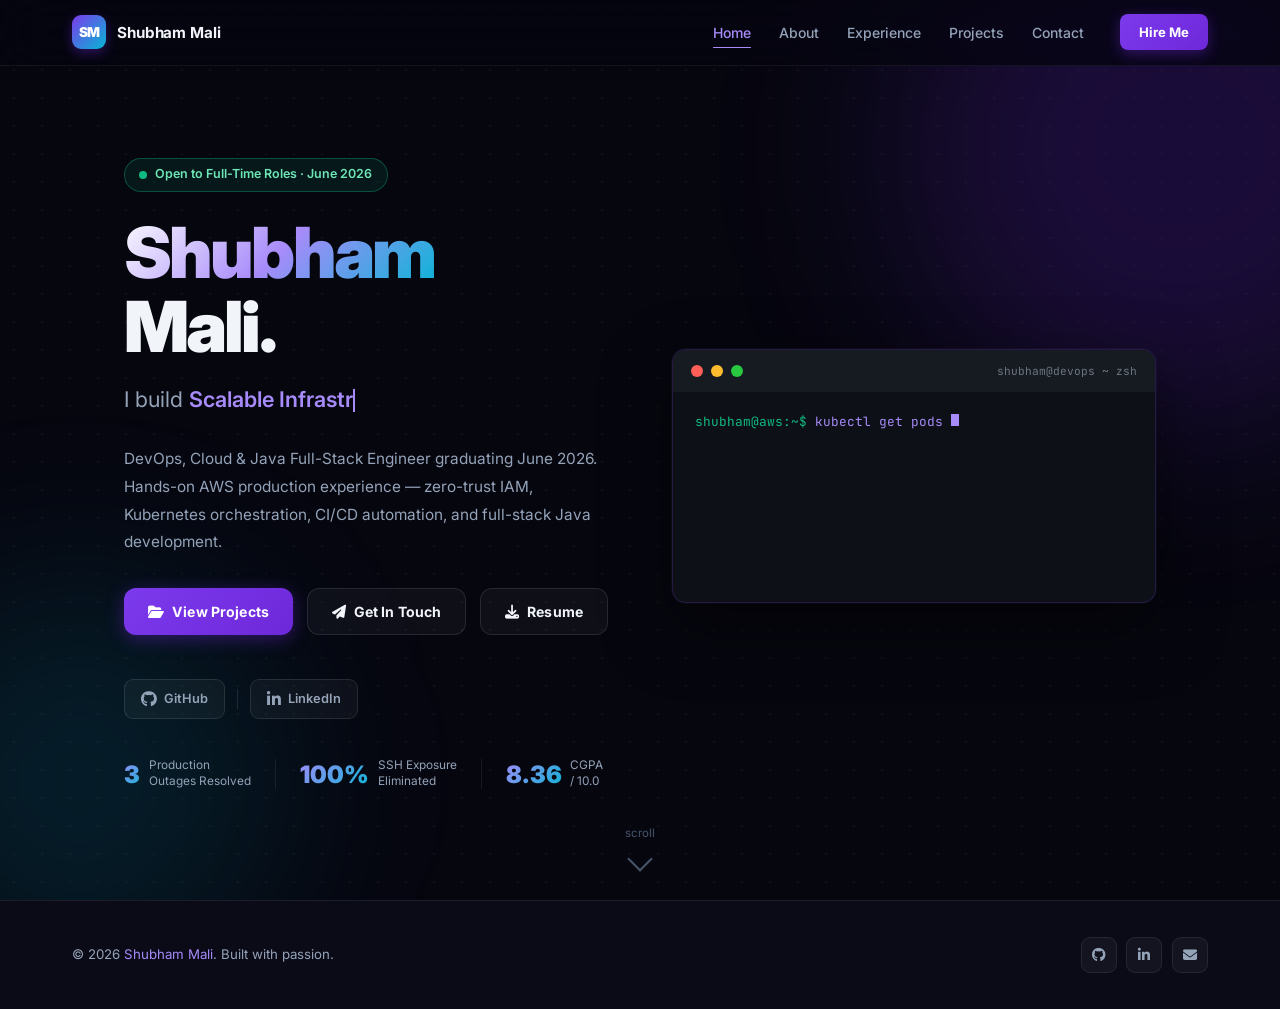
<file: index.html>
<!DOCTYPE html>
<html lang="en">
<head>
  <meta charset="UTF-8">
  <meta name="viewport" content="width=device-width, initial-scale=1.0">
  <title>Shubham Mali — DevOps &amp; Java Full-Stack Engineer</title>
  <meta name="description" content="Shubham Mali – DevOps, Cloud & Java Full-Stack Engineer. AWS, Kubernetes, CI/CD, Spring Boot.">
  <link rel="stylesheet" href="css/portfolio.css">
  <link rel="stylesheet" href="https://cdnjs.cloudflare.com/ajax/libs/font-awesome/6.4.0/css/all.min.css">
  <style>
    /* ── Hero ── */
    .hero {
      min-height: 100vh;
      display: flex; align-items: center;
      position: relative; overflow: hidden;
      padding: 100px 0 3rem;
    }
    .orb-violet { width: 560px; height: 560px; top: -130px; right: -180px; }
    .orb-cyan   { width: 400px; height: 400px; bottom: -80px; left: -120px; }

    .hero-grid {
      display: grid;
      grid-template-columns: 1fr 1fr;
      gap: 4rem; align-items: center;
      position: relative; z-index: 1;
    }

    /* ── Left text ── */
    .hero-badge {
      display: inline-flex; align-items: center; gap: 0.5rem;
      background: rgba(16,185,129,0.1); border: 1px solid rgba(16,185,129,0.35);
      color: #6EE7B7; padding: 0.35rem 0.9rem; border-radius: 50px;
      font-size: 0.78rem; font-weight: 600; margin-bottom: 1.5rem;
    }
    .hero-badge-dot {
      width: 8px; height: 8px; background: #10B981;
      border-radius: 50%; animation: blink 1.4s ease-in-out infinite;
    }

    .hero h1 {
      font-size: clamp(2.4rem, 5.5vw, 4.5rem);
      font-weight: 900; letter-spacing: -0.04em;
      line-height: 1.06; margin-bottom: 1.1rem;
    }

    .hero-role {
      font-size: clamp(1rem, 2.2vw, 1.35rem);
      color: var(--muted); margin-bottom: 1.5rem;
      font-weight: 400; min-height: 1.8em;
    }
    .hero-role .typed { color: var(--primary-lt); font-weight: 600; }
    #cursor-blink {
      display: inline-block; width: 2px; height: 1.1em;
      background: var(--primary-lt); vertical-align: text-bottom;
      animation: blink 0.9s step-end infinite;
    }

    .hero-desc {
      color: var(--muted); line-height: 1.8;
      margin-bottom: 2rem; max-width: 480px; font-size: 0.96rem;
    }

    .hero-actions {
      display: flex; gap: 0.85rem; flex-wrap: wrap; margin-bottom: 2.75rem;
    }

    /* Stat pills */
    .hero-stats { display: flex; gap: 1.5rem; flex-wrap: wrap; align-items: center; }
    .stat-pill  { display: flex; align-items: center; gap: 0.55rem; }
    .stat-pill .num {
      font-size: 1.5rem; font-weight: 900;
      background: linear-gradient(135deg, var(--primary-lt), var(--cyan));
      -webkit-background-clip: text; -webkit-text-fill-color: transparent; background-clip: text;
    }
    .stat-pill .lbl { font-size: 0.74rem; color: var(--muted); line-height: 1.35; }
    .stat-sep  { width: 1px; height: 30px; background: var(--border); }

    /* ── Right terminal ── */
    .terminal-wrap { animation: floatY 4.5s ease-in-out infinite; }
    .terminal {
      background: #0d1117; border-radius: 14px;
      border: 1px solid rgba(124,58,237,0.22);
      box-shadow: 0 24px 64px rgba(0,0,0,0.5), 0 0 0 1px rgba(255,255,255,0.03);
      overflow: hidden; font-family: 'JetBrains Mono', monospace;
    }
    .term-bar {
      background: #161b22; padding: 0.75rem 1.1rem;
      display: flex; align-items: center; gap: 0.5rem;
    }
    .td { width: 12px; height: 12px; border-radius: 50%; }
    .td.r { background: #FF5F57; } .td.y { background: #FFBD2E; } .td.g { background: #28C840; }
    .term-title { margin-left: auto; font-size: 0.7rem; color: #6e7681; }
    .term-body { padding: 1.1rem 1.4rem; min-height: 210px; font-size: 0.8rem; line-height: 1.9; }
    .tl { display: flex; gap: 0.5rem; align-items: baseline; }
    .tp { color: #10B981; white-space: nowrap; }
    .tc { color: #A78BFA; }
    .to { color: #6e7681; padding-left: 1rem; }
    .tk { color: #79C0FF; } .tv { color: #A5D6FF; }
    .tok { color: #28C840; } .twarn { color: #FFBD2E; }
    .tcur { display: inline-block; width: 8px; height: 0.9em; background: #A78BFA; animation: blink 1s step-end infinite; vertical-align: text-bottom; }

    /* ── Social strip ── */
    .hero-social {
      display: flex; gap: 0.75rem; align-items: center; margin-bottom: 2.25rem;
    }
    .hero-social a {
      display: inline-flex; align-items: center; gap: 0.45rem;
      padding: 0.5rem 1rem; border-radius: 9px;
      border: 1px solid rgba(255,255,255,0.1);
      background: rgba(255,255,255,0.04);
      color: var(--muted); text-decoration: none;
      font-size: 0.8rem; font-weight: 600;
      transition: all 0.22s;
    }
    .hero-social a:hover {
      border-color: rgba(139,92,246,0.5);
      color: var(--primary-lt);
      background: rgba(109,40,217,0.1);
      transform: translateY(-2px);
    }
    .hero-social a i { font-size: 1rem; }
    .hero-social .sep {
      width: 1px; height: 20px; background: rgba(255,255,255,0.1);
    }
    .scroll-hint {
      position: absolute; bottom: 2rem; left: 50%; transform: translateX(-50%);
      display: flex; flex-direction: column; align-items: center; gap: 0.45rem;
      color: var(--subtle); font-size: 0.72rem;
    }
    .scroll-hint .arrow {
      width: 18px; height: 18px;
      border-right: 2px solid var(--subtle); border-bottom: 2px solid var(--subtle);
      transform: rotate(45deg); animation: floatY 1.6s ease-in-out infinite;
    }

    /* ─── RESPONSIVE ─── */
    @media (max-width: 900px) {
      .hero { padding-top: 90px; }
      .hero-grid { grid-template-columns: 1fr; gap: 0; }
      .terminal-wrap { display: none; }
      .hero-desc { max-width: 100%; }
    }
    @media (max-width: 600px) {
      .hero h1 { font-size: clamp(2rem, 9vw, 2.8rem); }
      .hero-actions { flex-direction: column; }
      .hero-actions .btn { justify-content: center; }
      .hero-stats { gap: 1rem; }
      .stat-sep  { display: none; }
      .scroll-hint { display: none; }
    }
  </style>
</head>
<body>
<div id="scrollBar"></div>

<!-- NAV -->
<nav id="nav">
  <div class="nav-inner">
    <a href="index.html" class="nav-logo">
      <div class="nav-logo-badge">SM</div>
      <span class="nav-logo-name">Shubham Mali</span>
    </a>
    <ul class="nav-links" id="navLinks">
      <li><a href="index.html" class="active">Home</a></li>
      <li><a href="about.html">About</a></li>
      <li><a href="experience.html">Experience</a></li>
      <li><a href="projects.html">Projects</a></li>
      <li><a href="contact.html">Contact</a></li>
    </ul>
    <div class="nav-cta">
      <a href="contact.html" class="btn-hire">Hire Me</a>
    </div>
    <button class="hamburger" id="hamburger" aria-label="Toggle navigation">
      <span></span><span></span><span></span>
    </button>
  </div>
</nav>

<!-- HERO -->
<section class="hero dot-grid">
  <div class="orb orb-violet"></div>
  <div class="orb orb-cyan"></div>
  <div class="container">
    <div class="hero-grid">

      <!-- Left: Text -->
      <div class="hero-left">
        <div class="hero-badge anim-1">
          <div class="hero-badge-dot"></div>
          Open to Full-Time Roles · June 2026
        </div>

        <h1 class="anim-2">
          <span class="grad-text">Shubham</span><br>Mali.
        </h1>

        <p class="hero-role anim-3">
          I build <span class="typed" id="typeRole"></span><span id="cursor-blink"></span>
        </p>

        <p class="hero-desc anim-4">
          DevOps, Cloud &amp; Java Full-Stack Engineer graduating June 2026.
          Hands-on AWS production experience — zero-trust IAM, Kubernetes orchestration,
          CI/CD automation, and full-stack Java development.
        </p>

        <div class="hero-actions anim-5">
          <a href="projects.html" class="btn btn-primary">
            <i class="fas fa-folder-open"></i> View Projects
          </a>
          <a href="contact.html" class="btn btn-ghost">
            <i class="fas fa-paper-plane"></i> Get In Touch
          </a>
          <a href="assets/Shubham_Mali_Resume.pdf" class="btn btn-ghost" download>
            <i class="fas fa-download"></i> Resume
          </a>
        </div>

        <!-- Social links -->
        <div class="hero-social anim-5">
          <a href="https://github.com/Shubhamx18" target="_blank">
            <i class="fab fa-github"></i> GitHub
          </a>
          <div class="sep"></div>
          <a href="https://www.linkedin.com/in/shubham-mali-498362352" target="_blank">
            <i class="fab fa-linkedin-in"></i> LinkedIn
          </a>
        </div>

        <div class="hero-stats anim-5">
          <div class="stat-pill">
            <span class="num">3</span>
            <span class="lbl">Production<br>Outages Resolved</span>
          </div>
          <div class="stat-sep"></div>
          <div class="stat-pill">
            <span class="num">100%</span>
            <span class="lbl">SSH Exposure<br>Eliminated</span>
          </div>
          <div class="stat-sep"></div>
          <div class="stat-pill">
            <span class="num">8.36</span>
            <span class="lbl">CGPA<br>/ 10.0</span>
          </div>
        </div>
      </div>

      <!-- Right: Terminal -->
      <div class="terminal-wrap anim-3">
        <div class="terminal">
          <div class="term-bar">
            <div class="td r"></div><div class="td y"></div><div class="td g"></div>
            <span class="term-title">shubham@devops ~ zsh</span>
          </div>
          <div class="term-body">
            <div class="tl">
              <span class="tp">shubham@aws:~$</span>
              <span class="tc" id="tCmd"></span>
              <span class="tcur" id="tCursor"></span>
            </div>
            <div id="tOut"></div>
          </div>
        </div>
      </div>

    </div>
  </div>
  <div class="scroll-hint">
    <span>scroll</span><div class="arrow"></div>
  </div>
</section>

<!-- FOOTER -->
<footer>
  <div class="footer-inner">
    <div class="footer-left">
      <p>&copy; 2026 <span>Shubham Mali</span>. Built with passion.</p>
    </div>
    <div class="footer-social">
      <a href="https://github.com/Shubhamx18" target="_blank" title="GitHub"><i class="fab fa-github"></i></a>
      <a href="https://www.linkedin.com/in/shubham-mali-498362352" target="_blank" title="LinkedIn"><i class="fab fa-linkedin-in"></i></a>
      <a href="mailto:shubhamx2004s@gmail.com" title="Email"><i class="fas fa-envelope"></i></a>
    </div>
  </div>
</footer>

<script>
  // Scroll progress + nav shrink
  window.addEventListener('scroll', () => {
    const pct = window.scrollY / (document.documentElement.scrollHeight - window.innerHeight) * 100;
    document.getElementById('scrollBar').style.width = pct + '%';
    document.getElementById('nav').classList.toggle('scrolled', window.scrollY > 40);
  });

  // Hamburger
  const hbg = document.getElementById('hamburger');
  hbg.addEventListener('click', () => {
    hbg.classList.toggle('open');
    document.getElementById('navLinks').classList.toggle('open');
  });
  // Close on link click (mobile)
  document.querySelectorAll('.nav-links a').forEach(a => {
    a.addEventListener('click', () => {
      hbg.classList.remove('open');
      document.getElementById('navLinks').classList.remove('open');
    });
  });

  // Typewriter — roles
  const roles = [
    'Scalable Infrastructure.',
    'CI/CD Pipelines.',
    'Java Full-Stack Apps.',
    'Cloud-Native Systems.',
    'DevSecOps Solutions.',
    'Kubernetes Platforms.',
  ];
  let ri = 0, ci = 0, del = false;
  function typeRole() {
    const el = document.getElementById('typeRole');
    const r = roles[ri];
    el.textContent = del ? r.slice(0, ci - 1) : r.slice(0, ci + 1);
    del ? ci-- : ci++;
    if (!del && ci === r.length) { del = true; setTimeout(typeRole, 1800); return; }
    if (del && ci === 0) { del = false; ri = (ri + 1) % roles.length; }
    setTimeout(typeRole, del ? 42 : 88);
  }
  typeRole();

  // Terminal sequences
  const seqs = [
    {
      cmd: 'kubectl get pods -n luminary',
      out: [
        '<span class="tk">NAME</span>                  <span class="tk">STATUS</span>   <span class="tk">READY</span>',
        'backend-7d9f8c-x2p   <span class="tok">Running</span>  2/2',
        'frontend-5b6d4f-m9k  <span class="tok">Running</span>  1/1',
        'postgres-0            <span class="tok">Running</span>  1/1',
      ]
    },
    {
      cmd: 'aws iam simulate-principal-policy',
      out: [
        '{ <span class="tk">"EvalDecision"</span>: <span class="tok">"allowed"</span>,',
        '  <span class="tk">"ZeroTrust"</span>:    <span class="tok">"enforced"</span>,',
        '  <span class="tk">"OpenSSH"</span>:     <span class="twarn">0 instances</span> }',
      ]
    },
    {
      cmd: 'mvn spring-boot:run',
      out: [
        '<span class="twarn">  .   ____          _            __ _ _</span>',
        '<span class="tok"> :: Spring Boot ::  (v3.2.0)</span>',
        'Started AppApplication in <span class="tok">1.847s</span>',
        'Listening on port <span class="tk">8080</span>',
      ]
    },
    {
      cmd: 'terraform apply -auto-approve',
      out: [
        'aws_s3_bucket.main:     <span class="tok">created</span>',
        'aws_cloudfront.cdn:     <span class="tok">created</span>',
        '<span class="tok">Apply complete! 6 added, 0 changed.</span>',
      ]
    },
  ];
  let si = 0;
  function runTerm() {
    const s = seqs[si % seqs.length];
    const cmd = document.getElementById('tCmd');
    const out = document.getElementById('tOut');
    const cur = document.getElementById('tCursor');
    cmd.textContent = ''; out.innerHTML = ''; cur.style.display = 'inline-block';
    let i = 0;
    const t = setInterval(() => {
      cmd.textContent += s.cmd[i++];
      if (i >= s.cmd.length) {
        clearInterval(t); cur.style.display = 'none';
        setTimeout(() => {
          s.out.forEach((l, li) => setTimeout(() => {
            const d = document.createElement('div');
            d.className = 'tl to'; d.innerHTML = l; out.appendChild(d);
          }, li * 160));
          setTimeout(() => { si++; runTerm(); }, s.out.length * 160 + 2600);
        }, 350);
      }
    }, 50);
  }
  setTimeout(runTerm, 700);
</script>
</body>
</html>
</file>
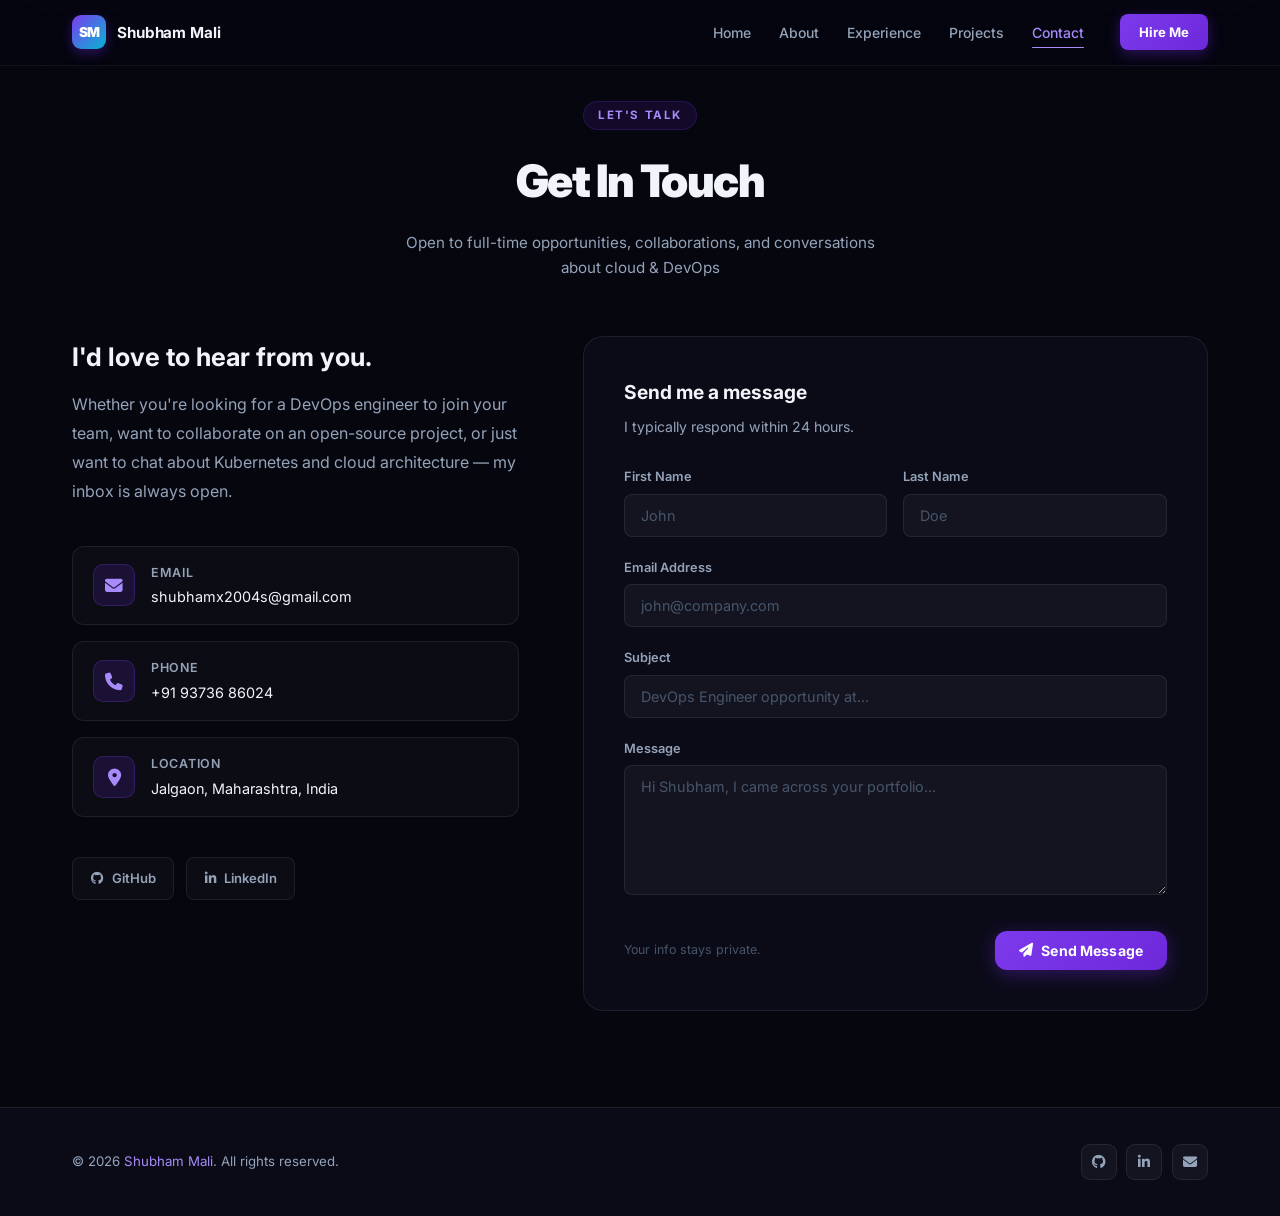
<file: contact.html>
<!DOCTYPE html>
<html lang="en">
<head>
  <meta charset="UTF-8">
  <meta name="viewport" content="width=device-width, initial-scale=1.0">
  <title>Contact — Shubham Mali</title>
  <meta name="description" content="Get in touch with Shubham Mali — DevOps Engineer.">
  <link rel="stylesheet" href="css/portfolio.css">
  <link rel="stylesheet" href="https://cdnjs.cloudflare.com/ajax/libs/font-awesome/6.4.0/css/all.min.css">
  <style>
    main { padding-top: 100px; padding-bottom: 6rem; }

    .contact-layout {
      display: grid;
      grid-template-columns: 1fr 1.4fr;
      gap: 4rem; align-items: start;
    }

    /* ── Left: info ── */
    .contact-info-col h3 {
      font-size: 1.6rem; font-weight: 700;
      margin-bottom: 0.75rem;
    }
    .contact-info-col > p {
      color: var(--muted); line-height: 1.8; margin-bottom: 2.5rem;
    }
    .contact-items { display: flex; flex-direction: column; gap: 1rem; margin-bottom: 2.5rem; }
    .contact-item {
      display: flex; align-items: center; gap: 1rem;
      background: var(--bg-card); border: 1px solid var(--border);
      border-radius: var(--radius); padding: 1rem 1.25rem;
      text-decoration: none; color: var(--text);
      transition: all 0.25s;
    }
    .contact-item:hover { border-color: rgba(124,58,237,0.4); transform: translateX(4px); }
    .contact-item-icon {
      width: 42px; height: 42px; border-radius: 10px;
      background: rgba(124,58,237,0.15); border: 1px solid rgba(124,58,237,0.25);
      display: flex; align-items: center; justify-content: center;
      font-size: 1.1rem; color: var(--primary-lt); flex-shrink: 0;
    }
    .contact-item-text h4 { font-size: 0.78rem; font-weight: 600; color: var(--muted); text-transform: uppercase; letter-spacing: 0.06em; }
    .contact-item-text p { font-size: 0.9rem; margin-top: 0.1rem; }

    /* social row */
    .social-row { display: flex; gap: 0.75rem; }
    .social-btn {
      display: flex; align-items: center; gap: 0.5rem;
      padding: 0.6rem 1.1rem; border-radius: 8px;
      background: var(--bg-card); border: 1px solid var(--border);
      color: var(--muted); text-decoration: none;
      font-size: 0.82rem; font-weight: 600;
      transition: all 0.2s;
    }
    .social-btn:hover { color: var(--text); border-color: rgba(124,58,237,0.4); }

    /* ── Right: form ── */
    .form-card {
      background: var(--bg-raised);
      border: 1px solid var(--border);
      border-radius: var(--radius-lg);
      padding: 2.5rem;
    }
    .form-card h3 { font-size: 1.2rem; font-weight: 700; margin-bottom: 0.4rem; }
    .form-card > p { color: var(--muted); font-size: 0.88rem; margin-bottom: 1.75rem; }

    .form-group { margin-bottom: 1.25rem; }
    .form-row { display: grid; grid-template-columns: 1fr 1fr; gap: 1rem; }
    label { display: block; font-size: 0.8rem; font-weight: 600; color: var(--muted); margin-bottom: 0.4rem; }
    input, textarea, select {
      width: 100%; background: rgba(255,255,255,0.04);
      border: 1px solid var(--border); border-radius: 8px;
      padding: 0.75rem 1rem; color: var(--text);
      font-family: 'Inter', sans-serif; font-size: 0.9rem;
      transition: border-color 0.2s;
      outline: none;
    }
    input:focus, textarea:focus {
      border-color: rgba(124,58,237,0.5);
      box-shadow: 0 0 0 3px rgba(124,58,237,0.1);
    }
    textarea { resize: vertical; min-height: 130px; }
    input::placeholder, textarea::placeholder { color: var(--subtle); }

    .form-submit {
      display: flex; align-items: center; justify-content: space-between;
      margin-top: 1.75rem;
    }
    .form-note { font-size: 0.78rem; color: var(--subtle); }

    /* success banner */
    .form-success {
      display: none; background: rgba(16,185,129,0.1);
      border: 1px solid rgba(16,185,129,0.3); border-radius: 8px;
      padding: 1rem 1.25rem; color: #6EE7B7; font-size: 0.88rem;
      margin-bottom: 1.25rem; align-items: center; gap: 0.6rem;
    }

    @media (max-width: 900px) {
      .contact-layout { grid-template-columns: 1fr; gap: 2rem; }
      .form-row { grid-template-columns: 1fr; }
    }
    @media (max-width: 600px) {
      .form-card { padding: 1.5rem 1.25rem; }
      .contact-info-col h3 { font-size: 1.35rem; }
      .social-row { flex-wrap: wrap; }
    }
  </style>
</head>
<body>
<div id="scrollBar"></div>

<nav id="nav">
  <div class="nav-inner">
    <a href="index.html" class="nav-logo">
      <div class="nav-logo-badge">SM</div>
      <span class="nav-logo-name">Shubham Mali</span>
    </a>
    <ul class="nav-links" id="navLinks">
      <li><a href="index.html">Home</a></li>
      <li><a href="about.html">About</a></li>
      <li><a href="experience.html">Experience</a></li>
      <li><a href="projects.html">Projects</a></li>
      <li><a href="contact.html" class="active">Contact</a></li>
    </ul>
    <div class="nav-cta" id="navCta"><a href="contact.html" class="btn-hire">Hire Me</a></div>
    <button class="hamburger" id="hamburger"><span></span><span></span><span></span></button>
  </div>
</nav>

<main>
  <div class="container">
    <div class="section-header anim-1">
      <div class="label">Let's Talk</div>
      <h2>Get In Touch</h2>
      <p>Open to full-time opportunities, collaborations, and conversations about cloud &amp; DevOps</p>
    </div>

    <div class="contact-layout">

      <!-- Left: info -->
      <div class="contact-info-col anim-2">
        <h3>I'd love to hear from you.</h3>
        <p>
          Whether you're looking for a DevOps engineer to join your team, want to collaborate on an
          open-source project, or just want to chat about Kubernetes and cloud architecture — my inbox
          is always open.
        </p>
        <div class="contact-items">
          <a href="mailto:shubhamx2004s@gmail.com" class="contact-item">
            <div class="contact-item-icon"><i class="fas fa-envelope"></i></div>
            <div class="contact-item-text">
              <h4>Email</h4>
              <p>shubhamx2004s@gmail.com</p>
            </div>
          </a>
          <a href="tel:+919373686024" class="contact-item">
            <div class="contact-item-icon"><i class="fas fa-phone"></i></div>
            <div class="contact-item-text">
              <h4>Phone</h4>
              <p>+91 93736 86024</p>
            </div>
          </a>
          <div class="contact-item" style="cursor:default">
            <div class="contact-item-icon"><i class="fas fa-map-marker-alt"></i></div>
            <div class="contact-item-text">
              <h4>Location</h4>
              <p>Jalgaon, Maharashtra, India</p>
            </div>
          </div>
        </div>
        <div class="social-row">
          <a href="https://github.com/Shubhamx18" target="_blank" class="social-btn"><i class="fab fa-github"></i> GitHub</a>
          <a href="https://www.linkedin.com/in/shubham-mali-498362352" target="_blank" class="social-btn"><i class="fab fa-linkedin-in"></i> LinkedIn</a>
        </div>
      </div>

      <!-- Right: form -->
      <div class="form-card anim-3">
        <h3>Send me a message</h3>
        <p>I typically respond within 24 hours.</p>

        <div class="form-success" id="formSuccess">
          <i class="fas fa-circle-check"></i>
          Message sent! I'll get back to you soon.
        </div>

        <form id="contactForm" action="mailto:shubhamx2004s@gmail.com" method="GET" enctype="text/plain">
          <div class="form-row">
            <div class="form-group">
              <label for="fname">First Name</label>
              <input type="text" id="fname" name="firstname" placeholder="John" required>
            </div>
            <div class="form-group">
              <label for="lname">Last Name</label>
              <input type="text" id="lname" name="lastname" placeholder="Doe">
            </div>
          </div>
          <div class="form-group">
            <label for="email">Email Address</label>
            <input type="email" id="email" name="email" placeholder="john@company.com" required>
          </div>
          <div class="form-group">
            <label for="subject">Subject</label>
            <input type="text" id="subject" name="subject" placeholder="DevOps Engineer opportunity at...">
          </div>
          <div class="form-group">
            <label for="message">Message</label>
            <textarea id="message" name="body" placeholder="Hi Shubham, I came across your portfolio..."></textarea>
          </div>
          <div class="form-submit">
            <span class="form-note">Your info stays private.</span>
            <button type="submit" class="btn btn-primary">
              <i class="fas fa-paper-plane"></i> Send Message
            </button>
          </div>
        </form>
      </div>

    </div>
  </div>
</main>

<footer>
  <div class="footer-inner">
    <div class="footer-left"><p>&copy; 2026 <span>Shubham Mali</span>. All rights reserved.</p></div>
    <div class="footer-social">
      <a href="https://github.com/Shubhamx18" target="_blank"><i class="fab fa-github"></i></a>
      <a href="https://www.linkedin.com/in/shubham-mali-498362352" target="_blank"><i class="fab fa-linkedin-in"></i></a>
      <a href="mailto:shubhamx2004s@gmail.com"><i class="fas fa-envelope"></i></a>
    </div>
  </div>
</footer>

<script>
  window.addEventListener('scroll', () => {
    document.getElementById('scrollBar').style.width =
      (window.scrollY / (document.documentElement.scrollHeight - window.innerHeight) * 100) + '%';
    document.getElementById('nav').classList.toggle('scrolled', window.scrollY > 40);
  });
  const hbg = document.getElementById('hamburger');
  hbg.addEventListener('click', () => {
    hbg.classList.toggle('open');
    document.getElementById('navLinks').classList.toggle('open');
  });
  document.querySelectorAll('.nav-links a').forEach(a =>
    a.addEventListener('click', () => { hbg.classList.remove('open'); document.getElementById('navLinks').classList.remove('open'); })
  );
  // Scroll reveal
  const revealObs = new IntersectionObserver(entries => {
    entries.forEach(e => { if (e.isIntersecting) { e.target.classList.add('revealed'); revealObs.unobserve(e.target); } });
  }, { threshold: 0.12 });
  document.querySelectorAll('.reveal').forEach(el => revealObs.observe(el));
</script>
</body>
</html>
</file>
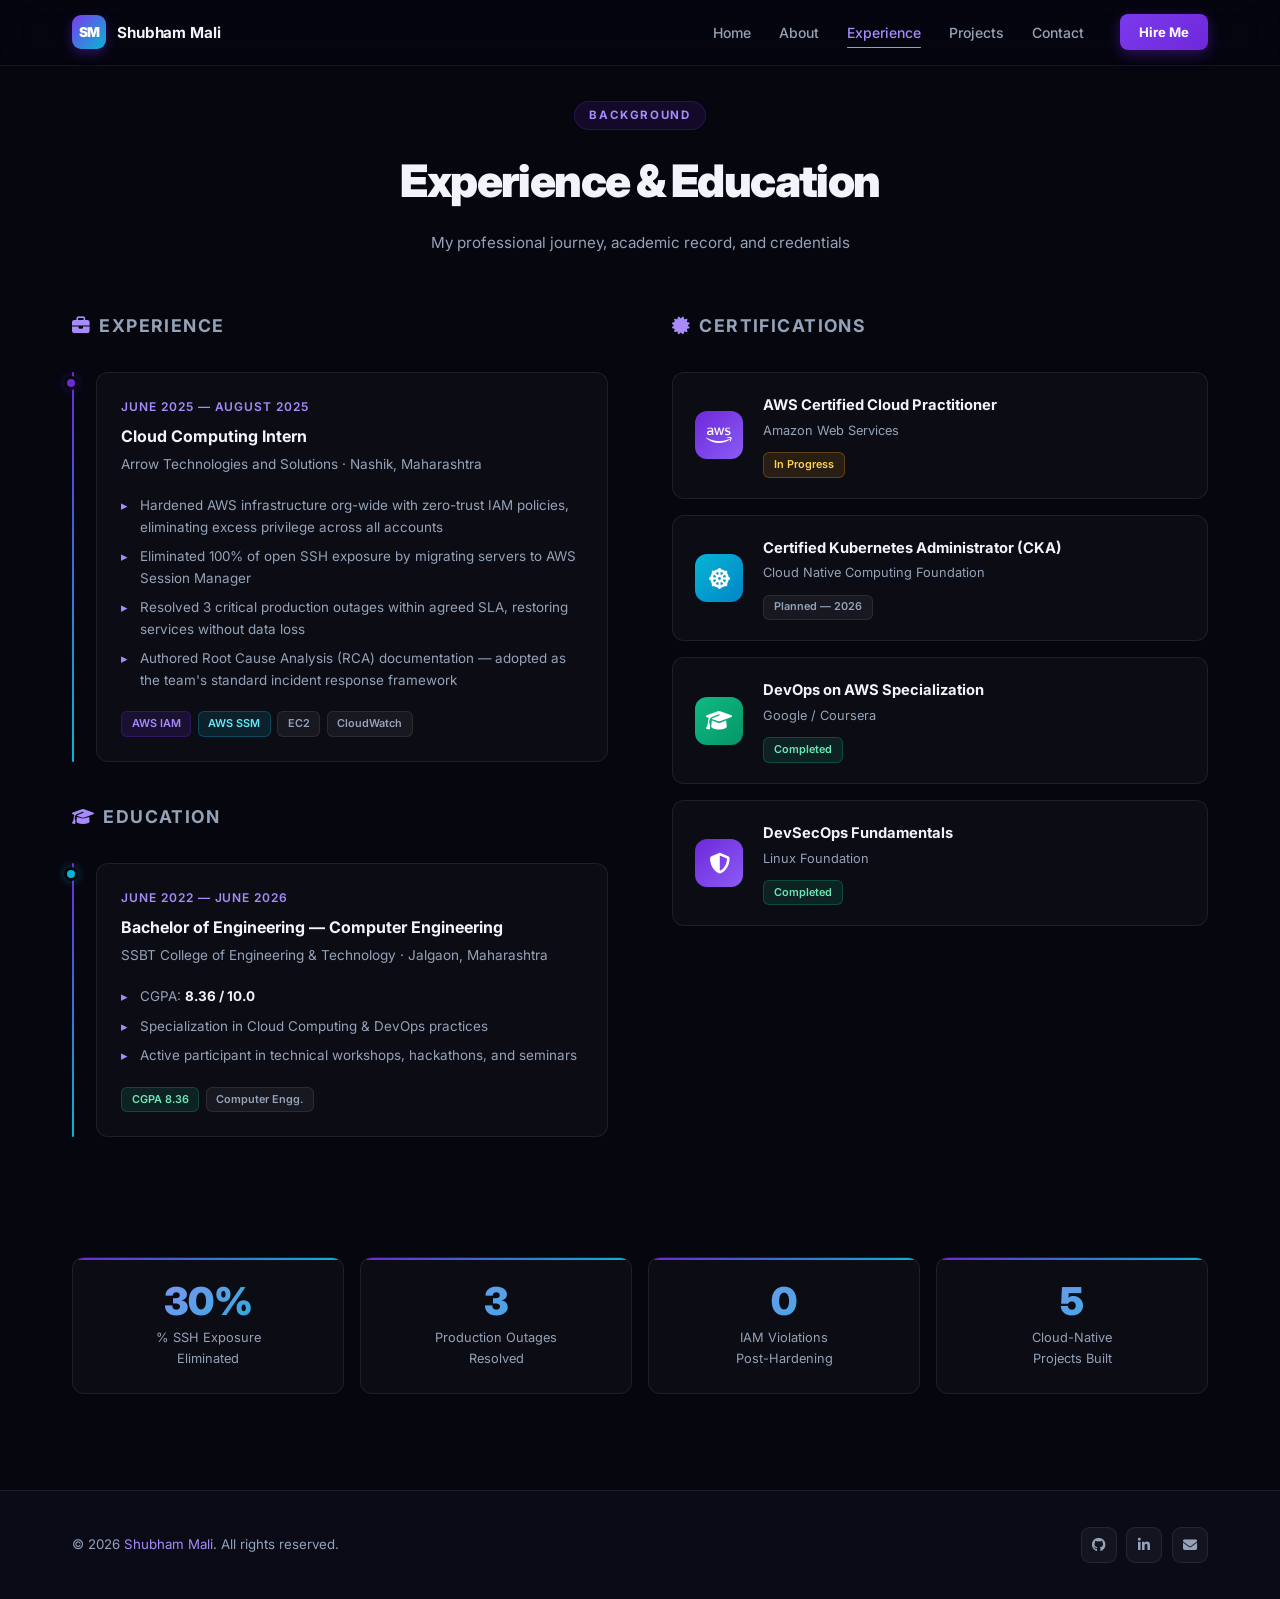
<file: experience.html>
<!DOCTYPE html>
<html lang="en">
<head>
  <meta charset="UTF-8">
  <meta name="viewport" content="width=device-width, initial-scale=1.0">
  <title>Experience — Shubham Mali</title>
  <meta name="description" content="Experience, education, and certifications of Shubham Mali.">
  <link rel="stylesheet" href="css/portfolio.css">
  <link rel="stylesheet" href="https://cdnjs.cloudflare.com/ajax/libs/font-awesome/6.4.0/css/all.min.css">
  <style>
    main { padding-top: 100px; padding-bottom: 6rem; }

    .exp-layout {
      display: grid;
      grid-template-columns: 1fr 1fr;
      gap: 4rem;
    }

    /* ── Timeline ── */
    .timeline-col h3 { font-size: 1.1rem; font-weight: 700; color: var(--muted); text-transform: uppercase; letter-spacing: 0.08em; margin-bottom: 2rem; }
    .timeline { position: relative; padding-left: 1.5rem; }
    .timeline::before {
      content: '';
      position: absolute; left: 0; top: 0; bottom: 0;
      width: 2px;
      background: linear-gradient(to bottom, var(--primary), var(--cyan));
      border-radius: 1px;
    }
    .tl-item { position: relative; margin-bottom: 2.5rem; }
    .tl-dot {
      position: absolute; left: -2rem;
      width: 14px; height: 14px; border-radius: 50%;
      background: var(--primary); border: 3px solid var(--bg);
      top: 4px;
      box-shadow: 0 0 10px var(--primary-glow);
    }
    .tl-card {
      background: var(--bg-card);
      border: 1px solid var(--border);
      border-radius: var(--radius);
      padding: 1.5rem;
      transition: all 0.25s;
    }
    .tl-card:hover {
      border-color: rgba(124,58,237,0.35);
      transform: translateX(4px);
    }
    .tl-date {
      font-size: 0.75rem; font-weight: 600;
      color: var(--primary-lt); text-transform: uppercase;
      letter-spacing: 0.08em; margin-bottom: 0.4rem;
    }
    .tl-card h4 { font-size: 1rem; font-weight: 700; margin-bottom: 0.2rem; }
    .tl-card .org { color: var(--muted); font-size: 0.85rem; margin-bottom: 1rem; }
    .tl-card ul { list-style: none; padding: 0; }
    .tl-card li {
      color: var(--muted); font-size: 0.84rem; line-height: 1.6;
      padding: 0.25rem 0 0.25rem 1.2rem; position: relative;
    }
    .tl-card li::before {
      content: '▸'; position: absolute; left: 0;
      color: var(--primary-lt);
    }
    .tl-tags { display: flex; flex-wrap: wrap; gap: 0.4rem; margin-top: 1rem; }

    /* ── Certifications ── */
    .certs-grid { display: flex; flex-direction: column; gap: 1rem; }
    .cert-card {
      background: var(--bg-card); border: 1px solid var(--border);
      border-radius: var(--radius); padding: 1.25rem 1.4rem;
      display: flex; align-items: center; gap: 1.25rem;
      transition: all 0.25s;
    }
    .cert-card:hover { border-color: rgba(124,58,237,0.4); transform: translateX(4px); }
    .cert-icon-wrap {
      width: 48px; height: 48px; border-radius: 12px;
      display: flex; align-items: center; justify-content: center;
      font-size: 1.3rem; color: white; flex-shrink: 0;
    }
    .cert-icon-wrap.violet { background: linear-gradient(135deg,var(--primary),#8B5CF6); }
    .cert-icon-wrap.cyan   { background: linear-gradient(135deg,var(--cyan),#0284C7); }
    .cert-icon-wrap.emerald{ background: linear-gradient(135deg,var(--emerald),#059669); }
    .cert-info h4 { font-size: 0.92rem; font-weight: 700; margin-bottom: 0.15rem; }
    .cert-info p  { color: var(--muted); font-size: 0.8rem; margin-bottom: 0.5rem; }

    /* ── Stats strip ── */
    .stats-strip {
      display: grid;
      grid-template-columns: repeat(4,1fr);
      gap: 1rem; margin-top: 5rem;
    }
    .stat-card {
      background: var(--bg-card); border: 1px solid var(--border);
      border-radius: var(--radius); padding: 1.5rem;
      text-align: center; position: relative; overflow: hidden;
      transition: all 0.3s;
    }
    .stat-card::before {
      content: ''; position: absolute;
      top: 0; left: 0; right: 0; height: 2px;
      background: linear-gradient(90deg, var(--primary), var(--cyan));
    }
    .stat-card:hover { transform: translateY(-4px); border-color: rgba(124,58,237,0.3); }
    .stat-card .num {
      font-size: 2.4rem; font-weight: 900;
      background: linear-gradient(135deg,var(--primary-lt),var(--cyan));
      -webkit-background-clip: text; -webkit-text-fill-color: transparent; background-clip: text;
      line-height: 1; margin-bottom: 0.4rem;
    }
    .stat-card .lbl { font-size: 0.8rem; color: var(--muted); }

    @media (max-width: 900px) {
      .exp-layout { grid-template-columns: 1fr; gap: 2.5rem; }
      .stats-strip { grid-template-columns: repeat(2,1fr); }
    }
    @media (max-width: 480px) {
      .stats-strip { grid-template-columns: 1fr 1fr; gap: 0.75rem; }
      .stat-card .num { font-size: 2rem; }
    }
  </style>
</head>
<body>
<div id="scrollBar"></div>

<nav id="nav">
  <div class="nav-inner">
    <a href="index.html" class="nav-logo">
      <div class="nav-logo-badge">SM</div>
      <span class="nav-logo-name">Shubham Mali</span>
    </a>
    <ul class="nav-links" id="navLinks">
      <li><a href="index.html">Home</a></li>
      <li><a href="about.html">About</a></li>
      <li><a href="experience.html" class="active">Experience</a></li>
      <li><a href="projects.html">Projects</a></li>
      <li><a href="contact.html">Contact</a></li>
    </ul>
    <div class="nav-cta" id="navCta"><a href="contact.html" class="btn-hire">Hire Me</a></div>
    <button class="hamburger" id="hamburger"><span></span><span></span><span></span></button>
  </div>
</nav>

<main>
  <div class="container">
    <div class="section-header anim-1">
      <div class="label">Background</div>
      <h2>Experience &amp; Education</h2>
      <p>My professional journey, academic record, and credentials</p>
    </div>

    <div class="exp-layout">

      <!-- Experience & Education -->
      <div class="timeline-col anim-2">
        <h3><i class="fas fa-briefcase" style="margin-right:.5rem;color:var(--primary-lt)"></i>Experience</h3>
        <div class="timeline">
          <div class="tl-item">
            <div class="tl-dot"></div>
            <div class="tl-card">
              <div class="tl-date">June 2025 — August 2025</div>
              <h4>Cloud Computing Intern</h4>
              <p class="org">Arrow Technologies and Solutions · Nashik, Maharashtra</p>
              <ul>
                <li>Hardened AWS infrastructure org-wide with zero-trust IAM policies, eliminating excess privilege across all accounts</li>
                <li>Eliminated 100% of open SSH exposure by migrating servers to AWS Session Manager</li>
                <li>Resolved 3 critical production outages within agreed SLA, restoring services without data loss</li>
                <li>Authored Root Cause Analysis (RCA) documentation — adopted as the team's standard incident response framework</li>
              </ul>
              <div class="tl-tags">
                <span class="badge badge-violet">AWS IAM</span>
                <span class="badge badge-cyan">AWS SSM</span>
                <span class="badge">EC2</span>
                <span class="badge">CloudWatch</span>
              </div>
            </div>
          </div>
        </div>

        <h3 style="margin-top:2.5rem"><i class="fas fa-graduation-cap" style="margin-right:.5rem;color:var(--primary-lt)"></i>Education</h3>
        <div class="timeline">
          <div class="tl-item">
            <div class="tl-dot" style="background:var(--cyan);box-shadow:0 0 10px rgba(6,182,212,0.4)"></div>
            <div class="tl-card">
              <div class="tl-date">June 2022 — June 2026</div>
              <h4>Bachelor of Engineering — Computer Engineering</h4>
              <p class="org">SSBT College of Engineering &amp; Technology · Jalgaon, Maharashtra</p>
              <ul>
                <li>CGPA: <strong style="color:var(--text)">8.36 / 10.0</strong></li>
                <li>Specialization in Cloud Computing &amp; DevOps practices</li>
                <li>Active participant in technical workshops, hackathons, and seminars</li>
              </ul>
              <div class="tl-tags">
                <span class="badge badge-emerald">CGPA 8.36</span>
                <span class="badge">Computer Engg.</span>
              </div>
            </div>
          </div>
        </div>
      </div>

      <!-- Certifications -->
      <div class="timeline-col anim-3">
        <h3><i class="fas fa-certificate" style="margin-right:.5rem;color:var(--primary-lt)"></i>Certifications</h3>
        <div class="certs-grid">
          <div class="cert-card">
            <div class="cert-icon-wrap violet"><i class="fab fa-aws"></i></div>
            <div class="cert-info">
              <h4>AWS Certified Cloud Practitioner</h4>
              <p>Amazon Web Services</p>
              <span class="badge badge-amber">In Progress</span>
            </div>
          </div>
          <div class="cert-card">
            <div class="cert-icon-wrap cyan"><i class="fas fa-dharmachakra"></i></div>
            <div class="cert-info">
              <h4>Certified Kubernetes Administrator (CKA)</h4>
              <p>Cloud Native Computing Foundation</p>
              <span class="badge">Planned — 2026</span>
            </div>
          </div>
          <div class="cert-card">
            <div class="cert-icon-wrap emerald"><i class="fas fa-graduation-cap"></i></div>
            <div class="cert-info">
              <h4>DevOps on AWS Specialization</h4>
              <p>Google / Coursera</p>
              <span class="badge badge-emerald">Completed</span>
            </div>
          </div>
          <div class="cert-card">
            <div class="cert-icon-wrap violet"><i class="fas fa-shield-halved"></i></div>
            <div class="cert-info">
              <h4>DevSecOps Fundamentals</h4>
              <p>Linux Foundation</p>
              <span class="badge badge-emerald">Completed</span>
            </div>
          </div>
        </div>
      </div>
    </div>

    <!-- Stats Strip -->
    <div class="stats-strip anim-4">
      <div class="stat-card"><div class="num" id="s1">0</div><div class="lbl">% SSH Exposure<br>Eliminated</div></div>
      <div class="stat-card"><div class="num" id="s2">0</div><div class="lbl">Production Outages<br>Resolved</div></div>
      <div class="stat-card"><div class="num" id="s3">0</div><div class="lbl">IAM Violations<br>Post-Hardening</div></div>
      <div class="stat-card"><div class="num" id="s4">0</div><div class="lbl">Cloud-Native<br>Projects Built</div></div>
    </div>

  </div>
</main>

<footer>
  <div class="footer-inner">
    <div class="footer-left"><p>&copy; 2026 <span>Shubham Mali</span>. All rights reserved.</p></div>
    <div class="footer-social">
      <a href="https://github.com/Shubhamx18" target="_blank"><i class="fab fa-github"></i></a>
      <a href="https://www.linkedin.com/in/shubham-mali-498362352" target="_blank"><i class="fab fa-linkedin-in"></i></a>
      <a href="mailto:shubhamx2004s@gmail.com"><i class="fas fa-envelope"></i></a>
    </div>
  </div>
</footer>

<script>
  window.addEventListener('scroll', () => {
    document.getElementById('scrollBar').style.width =
      (window.scrollY / (document.documentElement.scrollHeight - window.innerHeight) * 100) + '%';
    document.getElementById('nav').classList.toggle('scrolled', window.scrollY > 40);
  });
  const hbg = document.getElementById('hamburger');
  hbg.addEventListener('click', () => {
    hbg.classList.toggle('open');
    document.getElementById('navLinks').classList.toggle('open');
  });
  document.querySelectorAll('.nav-links a').forEach(a =>
    a.addEventListener('click', () => { hbg.classList.remove('open'); document.getElementById('navLinks').classList.remove('open'); })
  );
  // Scroll reveal
  const revealObs = new IntersectionObserver(entries => {
    entries.forEach(e => { if (e.isIntersecting) { e.target.classList.add('revealed'); revealObs.unobserve(e.target); } });
  }, { threshold: 0.12 });
  document.querySelectorAll('.reveal').forEach(el => revealObs.observe(el));

  // Stats counter
  const targets = [{id:'s1',val:100,suffix:'%'},{id:'s2',val:3,suffix:''},{id:'s3',val:0,suffix:''},{id:'s4',val:5,suffix:''}];
  const obs = new IntersectionObserver(entries => {
    entries.forEach(e => {
      if (!e.isIntersecting) return;
      targets.forEach(t => {
        const el = document.getElementById(t.id);
        let c = 0;
        const step = Math.max(1, Math.ceil(t.val / 50));
        const timer = setInterval(() => {
          c = Math.min(c + step, t.val);
          el.textContent = c + t.suffix;
          if (c >= t.val) clearInterval(timer);
        }, 25);
      });
      obs.disconnect();
    });
  }, { threshold: 0.4 });
  const strip = document.querySelector('.stats-strip');
  if (strip) obs.observe(strip);
</script>
</body>
</html>
</file>
<file: css/portfolio.css>
/* ═══════════════════════════════════════════════════════════
   PORTFOLIO.CSS  —  Shubham Mali
   Premium dark DevOps portfolio — shared across all pages
   ═══════════════════════════════════════════════════════════ */

/* ── Google Fonts ── */
@import url('https://fonts.googleapis.com/css2?family=Inter:wght@300;400;500;600;700;800;900&family=JetBrains+Mono:wght@400;500;600&display=swap');

/* ── Reset ── */
*, *::before, *::after { margin:0; padding:0; box-sizing:border-box; }
html { scroll-behavior: smooth; }
img  { max-width:100%; display:block; }

/* ─────────────────────────────────────────────
   DESIGN TOKENS
───────────────────────────────────────────── */
:root {
  /* Backgrounds */
  --bg:          #06060f;
  --bg-raised:   #0b0b18;
  --bg-card:     rgba(255,255,255,0.028);

  /* Borders */
  --border:      rgba(255,255,255,0.08);
  --border-hi:   rgba(139,92,246,0.5);

  /* Brand colours */
  --primary:        #6D28D9;
  --primary-lt:     #A78BFA;
  --primary-glow:   rgba(109,40,217,0.35);
  --violet:         #7C3AED;
  --cyan:           #06B6D4;
  --cyan-lt:        #67E8F9;
  --emerald:        #10B981;
  --emerald-lt:     #6EE7B7;
  --amber:          #F59E0B;
  --rose:           #F43F5E;

  /* Text */
  --text:    #F1F5F9;
  --muted:   #94A3B8;
  --subtle:  #475569;

  /* Shape */
  --radius:    12px;
  --radius-lg: 20px;
  --radius-xl: 28px;
}

/* ─────────────────────────────────────────────
   BASE
───────────────────────────────────────────── */
body {
  font-family: 'Inter', sans-serif;
  background: var(--bg);
  color: var(--text);
  overflow-x: hidden;
  line-height: 1.65;
  -webkit-font-smoothing: antialiased;
}

::-webkit-scrollbar            { width: 4px; }
::-webkit-scrollbar-track      { background: var(--bg); }
::-webkit-scrollbar-thumb      { background: var(--primary); border-radius: 2px; }

/* ─────────────────────────────────────────────
   SCROLL PROGRESS BAR
───────────────────────────────────────────── */
#scrollBar {
  position: fixed; top: 0; left: 0; height: 2px; width: 0%;
  background: linear-gradient(90deg, var(--primary), var(--cyan));
  z-index: 9999; transition: width 0.08s linear;
  box-shadow: 0 0 8px var(--primary-glow);
}

/* ─────────────────────────────────────────────
   NAVIGATION
───────────────────────────────────────────── */
nav {
  position: fixed; top: 0; left: 0; right: 0; z-index: 1000;
  background: rgba(6,6,15,0.82);
  backdrop-filter: blur(24px) saturate(180%);
  -webkit-backdrop-filter: blur(24px) saturate(180%);
  border-bottom: 1px solid rgba(255,255,255,0.06);
  transition: all 0.3s;
}
nav.scrolled {
  background: rgba(6,6,15,0.96);
  border-bottom-color: rgba(255,255,255,0.1);
}

.nav-inner {
  max-width: 1200px; margin: 0 auto;
  padding: 0.9rem 2rem;
  display: flex; align-items: center; gap: 1rem;
}
nav.scrolled .nav-inner { padding: 0.55rem 2rem; }

/* Logo */
.nav-logo {
  display: flex; align-items: center; gap: 0.7rem;
  text-decoration: none; flex-shrink: 0; margin-right: auto;
}
.nav-logo-badge {
  width: 34px; height: 34px; border-radius: 9px;
  background: linear-gradient(135deg, var(--violet), var(--cyan));
  display: flex; align-items: center; justify-content: center;
  font-weight: 900; font-size: 0.85rem; color: white;
  letter-spacing: -1px;
  box-shadow: 0 4px 12px rgba(109,40,217,0.4);
}
.nav-logo-name { font-weight: 700; font-size: 0.95rem; color: var(--text); letter-spacing: -0.01em; }

/* Links */
.nav-links { display: flex; align-items: center; gap: 0.15rem; list-style: none; }
.nav-links a {
  color: var(--muted); text-decoration: none;
  font-weight: 500; font-size: 0.875rem;
  padding: 0.45rem 0.8rem; border-radius: 8px;
  transition: all 0.2s; position: relative;
}
.nav-links a::after {
  content: ''; position: absolute; bottom: 0; left: 50%; right: 50%;
  height: 1.5px; background: var(--primary-lt); border-radius: 1px;
  transition: all 0.2s;
}
.nav-links a:hover          { color: var(--text); background: rgba(255,255,255,0.04); }
.nav-links a:hover::after,
.nav-links a.active::after  { left: 0.8rem; right: 0.8rem; }
.nav-links a.active         { color: var(--primary-lt); }

/* CTA button */
.nav-cta { flex-shrink: 0; margin-left: 0.5rem; }
.btn-hire {
  background: linear-gradient(135deg, var(--violet), var(--primary));
  color: white !important; text-decoration: none;
  padding: 0.45rem 1.15rem; border-radius: 8px;
  font-weight: 700; font-size: 0.82rem; letter-spacing: 0.01em;
  display: inline-block; transition: all 0.25s;
  box-shadow: 0 4px 14px rgba(109,40,217,0.4);
}
.btn-hire:hover {
  transform: translateY(-1px);
  box-shadow: 0 6px 20px rgba(109,40,217,0.55);
}

/* Hamburger */
.hamburger {
  display: none; flex-direction: column;
  justify-content: center; gap: 5px;
  background: none; border: none; cursor: pointer;
  padding: 8px; border-radius: 8px; z-index: 10;
}
.hamburger span {
  display: block; width: 22px; height: 2px;
  background: var(--muted); border-radius: 2px;
  transition: all 0.28s cubic-bezier(.23,1,.32,1);
  transform-origin: center;
}
.hamburger.open span:nth-child(1) { transform: rotate(45deg) translate(5px,5px); background: var(--primary-lt); }
.hamburger.open span:nth-child(2) { opacity: 0; transform: scaleX(0); }
.hamburger.open span:nth-child(3) { transform: rotate(-45deg) translate(5px,-5px); background: var(--primary-lt); }

/* ─────────────────────────────────────────────
   CONTAINER
───────────────────────────────────────────── */
.container { max-width: 1200px; margin: 0 auto; padding: 0 2rem; }

/* ─────────────────────────────────────────────
   SECTION HEADER
───────────────────────────────────────────── */
.section-header { text-align: center; margin-bottom: 3.5rem; }
.section-header .label {
  display: inline-block;
  font-size: 0.72rem; font-weight: 700; letter-spacing: 0.14em;
  text-transform: uppercase; color: var(--primary-lt);
  background: rgba(109,40,217,0.12);
  border: 1px solid rgba(109,40,217,0.25);
  padding: 0.28rem 0.9rem; border-radius: 50px; margin-bottom: 0.9rem;
}
.section-header h2 {
  font-size: clamp(1.8rem, 4vw, 2.8rem);
  font-weight: 900; letter-spacing: -0.035em; margin-bottom: 0.7rem;
}
.section-header p { color: var(--muted); font-size: 0.95rem; max-width: 480px; margin: 0 auto; }

/* ─────────────────────────────────────────────
   BUTTONS
───────────────────────────────────────────── */
.btn {
  display: inline-flex; align-items: center; gap: 0.5rem;
  padding: 0.7rem 1.5rem; border-radius: var(--radius);
  font-weight: 700; font-size: 0.88rem; text-decoration: none;
  border: none; cursor: pointer; transition: all 0.25s;
  white-space: nowrap; letter-spacing: 0.01em; font-family: inherit;
}
.btn-primary {
  background: linear-gradient(135deg, var(--violet), var(--primary));
  color: white;
  box-shadow: 0 4px 18px rgba(109,40,217,0.4);
}
.btn-primary:hover { transform: translateY(-2px); box-shadow: 0 8px 28px rgba(109,40,217,0.55); }
.btn-ghost {
  background: rgba(255,255,255,0.04); color: var(--text);
  border: 1px solid rgba(255,255,255,0.1);
}
.btn-ghost:hover { border-color: rgba(139,92,246,0.5); color: var(--primary-lt); transform: translateY(-2px); }

/* ─────────────────────────────────────────────
   BADGES/CHIPS
───────────────────────────────────────────── */
.badge {
  display: inline-block; padding: 0.18rem 0.6rem;
  border-radius: 6px; font-size: 0.68rem; font-weight: 600;
  background: rgba(255,255,255,0.05); color: var(--muted);
  border: 1px solid rgba(255,255,255,0.08);
  text-decoration: none; transition: all 0.2s;
}
.badge:hover { border-color: rgba(139,92,246,0.4); color: var(--primary-lt); }
.badge-violet  { background: rgba(109,40,217,0.14); color: var(--primary-lt);  border-color: rgba(109,40,217,0.28); }
.badge-cyan    { background: rgba(6,182,212,0.12);  color: var(--cyan-lt);     border-color: rgba(6,182,212,0.28); }
.badge-emerald { background: rgba(16,185,129,0.12); color: var(--emerald-lt);  border-color: rgba(16,185,129,0.28); }
.badge-amber   { background: rgba(245,158,11,0.12); color: #FCD34D;            border-color: rgba(245,158,11,0.28); }
.badge-rose    { background: rgba(244,63,94,0.12);  color: #FDA4AF;            border-color: rgba(244,63,94,0.28); }

/* ─────────────────────────────────────────────
   UTILITIES
───────────────────────────────────────────── */
.grad-text {
  background: linear-gradient(135deg, #fff 0%, var(--primary-lt) 50%, var(--cyan) 100%);
  -webkit-background-clip: text; -webkit-text-fill-color: transparent; background-clip: text;
}

.dot-grid {
  background-image: radial-gradient(circle, rgba(255,255,255,0.04) 1px, transparent 1px);
  background-size: 28px 28px;
}

.orb { position: absolute; border-radius: 50%; filter: blur(90px); pointer-events: none; z-index: 0; }
.orb-violet { background: rgba(109,40,217,0.2); }
.orb-cyan   { background: rgba(6,182,212,0.13); }

/* ─────────────────────────────────────────────
   FOOTER
───────────────────────────────────────────── */
footer {
  background: var(--bg-raised);
  border-top: 1px solid var(--border);
  padding: 2.25rem 0;
}
.footer-inner {
  max-width: 1200px; margin: 0 auto; padding: 0 2rem;
  display: flex; align-items: center;
  justify-content: space-between; flex-wrap: wrap; gap: 1.25rem;
}
.footer-left p { color: var(--muted); font-size: 0.83rem; }
.footer-left span { color: var(--primary-lt); }
.footer-social { display: flex; gap: 0.6rem; }
.footer-social a {
  width: 36px; height: 36px; border-radius: 9px;
  background: rgba(255,255,255,0.04); border: 1px solid rgba(255,255,255,0.08);
  display: flex; align-items: center; justify-content: center;
  color: var(--muted); text-decoration: none; font-size: 0.88rem;
  transition: all 0.22s;
}
.footer-social a:hover {
  background: linear-gradient(135deg, var(--violet), var(--primary));
  color: white; border-color: transparent;
  transform: translateY(-2px);
  box-shadow: 0 4px 12px rgba(109,40,217,0.4);
}

/* ─────────────────────────────────────────────
   ANIMATIONS
───────────────────────────────────────────── */
@keyframes fadeInUp {
  from { opacity: 0; transform: translateY(22px); }
  to   { opacity: 1; transform: translateY(0); }
}
@keyframes blink    { 50% { opacity: 0; } }
@keyframes floatY   { 0%,100%{transform:translateY(0)} 50%{transform:translateY(-10px)} }
@keyframes gradBorder {
  0%,100% { border-color: rgba(109,40,217,0.28); }
  50%     { border-color: rgba(6,182,212,0.35); }
}
@keyframes pulse {
  0%,100% { box-shadow: 0 0 0 0 rgba(109,40,217,0.4); }
  50%     { box-shadow: 0 0 0 8px rgba(109,40,217,0); }
}
@keyframes shimmer {
  0%   { background-position:-200% center; }
  100% { background-position: 200% center; }
}
@keyframes spin { to { transform: rotate(360deg); } }

/* Scroll-reveal utility (JS adds .revealed class) */
.reveal {
  opacity: 0; transform: translateY(28px);
  transition: opacity 0.65s cubic-bezier(.22,.61,.36,1),
              transform 0.65s cubic-bezier(.22,.61,.36,1);
}
.reveal.revealed { opacity: 1; transform: translateY(0); }
.reveal-delay-1 { transition-delay: 0.1s; }
.reveal-delay-2 { transition-delay: 0.2s; }
.reveal-delay-3 { transition-delay: 0.3s; }

/* Page load animations */
.anim-1 { animation: fadeInUp 0.6s 0.00s ease both; }
.anim-2 { animation: fadeInUp 0.6s 0.10s ease both; }
.anim-3 { animation: fadeInUp 0.6s 0.20s ease both; }
.anim-4 { animation: fadeInUp 0.6s 0.30s ease both; }
.anim-5 { animation: fadeInUp 0.6s 0.40s ease both; }

/* ═══════════════════════════════════════════
   RESPONSIVE: TABLET  ≤ 1024px
═══════════════════════════════════════════ */
@media (max-width: 1024px) {
  .container { padding: 0 1.5rem; }
}

/* ═══════════════════════════════════════════
   RESPONSIVE: MOBILE  ≤ 768px
═══════════════════════════════════════════ */
@media (max-width: 768px) {
  /* Nav */
  .hamburger { display: flex; }
  .nav-cta   { display: none; }

  .nav-links {
    display: none; list-style: none;
    position: absolute; top: 100%; left: 0; right: 0;
    background: rgba(6,6,15,0.98);
    backdrop-filter: blur(24px);
    flex-direction: column; align-items: stretch;
    padding: 1rem 1.25rem 1.5rem;
    gap: 0.2rem;
    border-bottom: 1px solid rgba(255,255,255,0.08);
    z-index: 999;
    box-shadow: 0 16px 40px rgba(0,0,0,0.5);
  }
  .nav-links.open { display: flex; animation: fadeInUp 0.22s ease both; }
  .nav-links a    { padding: 0.8rem 1rem; font-size: 0.95rem; border-radius: 10px; }
  .nav-links a::after { display: none; }
  .nav-links a:hover  { background: rgba(109,40,217,0.12); color: var(--primary-lt); }
  .nav-links a.active { background: rgba(109,40,217,0.1); }

  /* Shared */
  .container { padding: 0 1.25rem; }
  .section-header { margin-bottom: 2.25rem; }
  .section-header h2 { font-size: 1.75rem; }
  .section-header p  { font-size: 0.88rem; }

  /* Buttons */
  .btn { padding: 0.65rem 1.2rem; font-size: 0.85rem; }

  /* Footer */
  .footer-inner { flex-direction: column; text-align: center; gap: 1rem; }
  .footer-social { justify-content: center; }
}

/* ═══════════════════════════════════════════
   RESPONSIVE: SMALL PHONE  ≤ 480px
═══════════════════════════════════════════ */
@media (max-width: 480px) {
  .container { padding: 0 0.875rem; }
  .nav-inner  { padding: 0.8rem 1rem; }
  .nav-logo-name { font-size: 0.88rem; }
}
</file>
